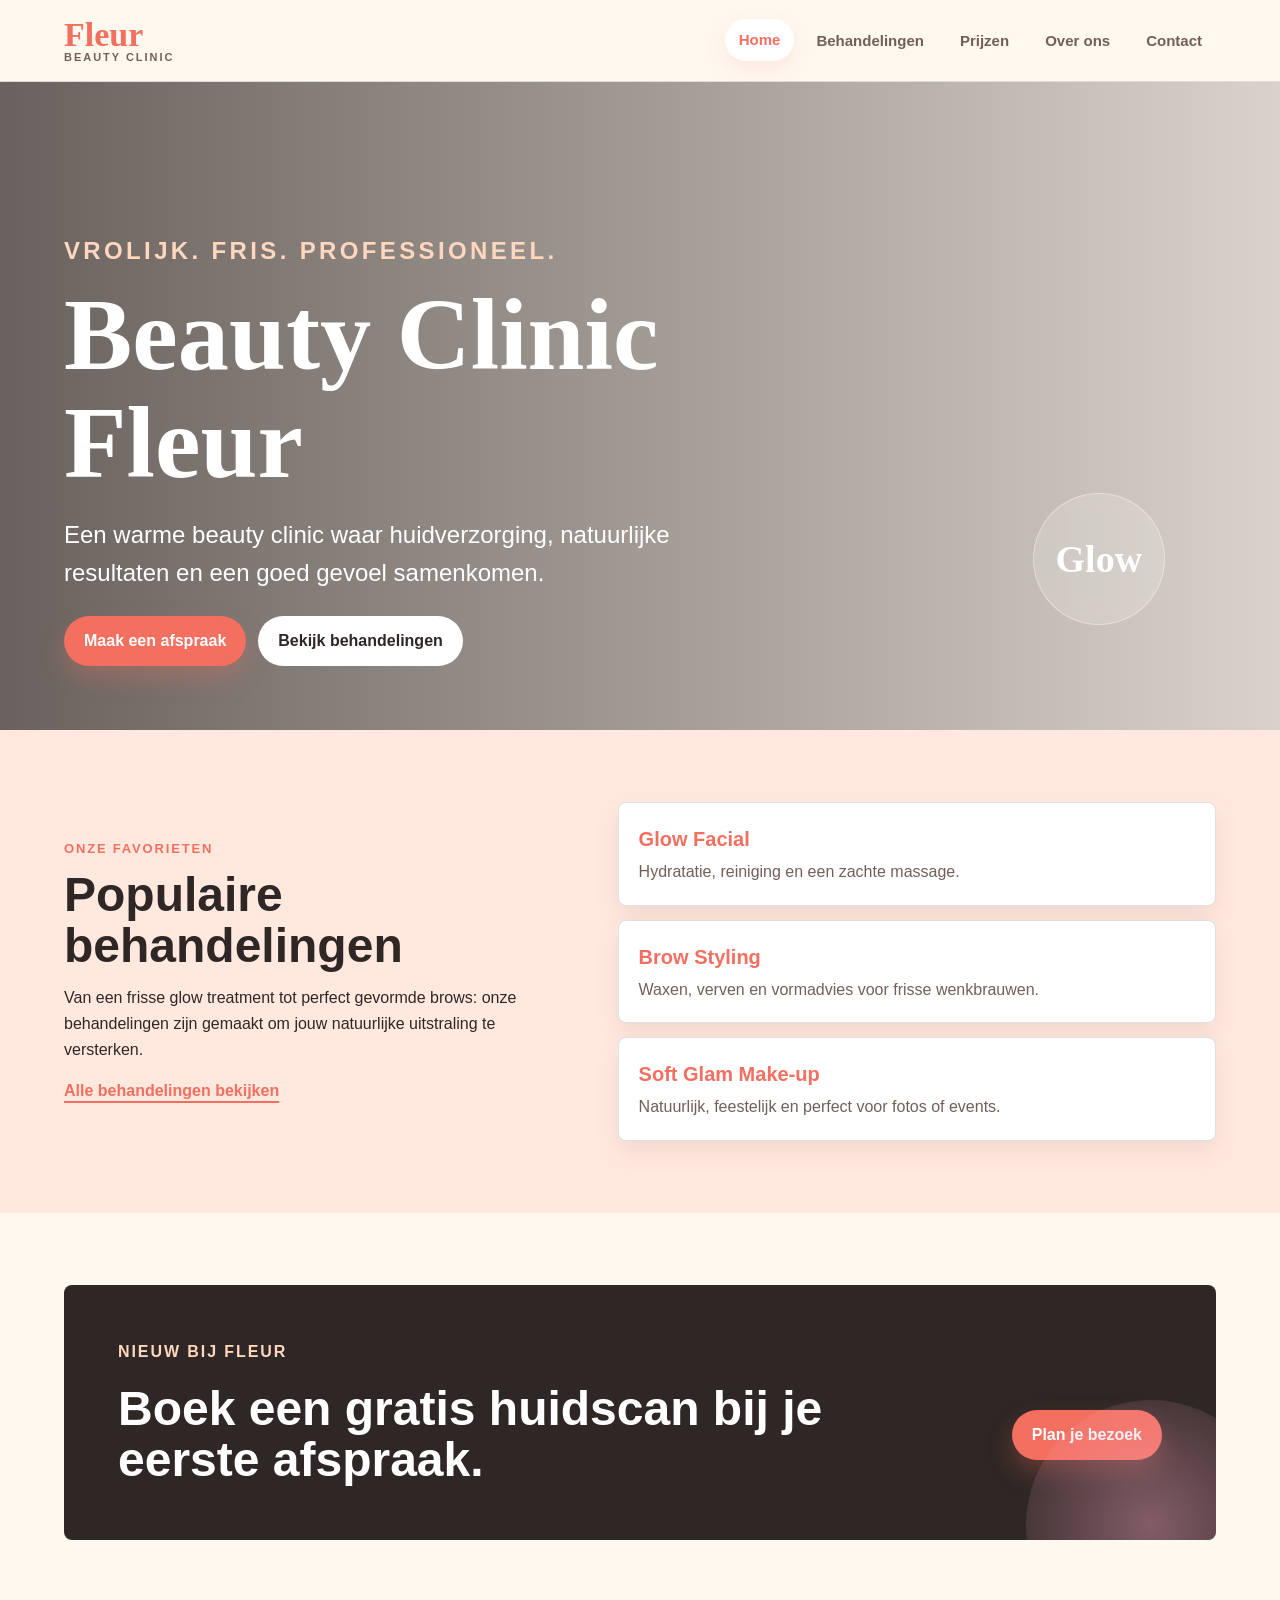
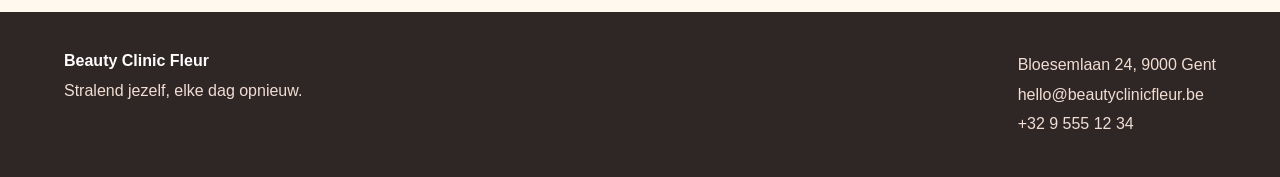
<file: index.html>
<!DOCTYPE html>
<html lang="nl">

<head>
    <meta charset="UTF-8">
    <meta name="viewport" content="width=device-width, initial-scale=1.0">
    <title>Beauty Clinic Fleur | Stralend jezelf</title>
    <meta name="description" content="Beauty Clinic Fleur is een vrolijke, professionele beauty clinic voor huidverzorging, brows, make-up en ontspanning.">
    <link rel="preconnect" href="https://images.unsplash.com">
    <link rel="stylesheet" href="style.css">
    <script src="script.js" defer></script>
</head>

<body>
    <header class="site-header">
        <a class="logo" href="index.html" aria-label="Beauty Clinic Fleur home">
            <span>Fleur</span>
            <small>Beauty Clinic</small>
        </a>
        <button class="menu-button" type="button" aria-expanded="false" aria-controls="site-nav">Menu</button>
        <nav id="site-nav" class="site-nav" aria-label="Hoofdnavigatie">
            <a class="active" href="index.html">Home</a>
            <a href="behandelingen.html">Behandelingen</a>
            <a href="prijzen.html">Prijzen</a>
            <a href="over-ons.html">Over ons</a>
            <a href="contact.html">Contact</a>
        </nav>
    </header>

    <main>
        <section class="hero">
            <div class="floating-badge" aria-hidden="true">Glow</div>
            <div class="hero-content">
                <p class="eyebrow">Vrolijk. Fris. Professioneel.</p>
                <h1>Beauty Clinic Fleur</h1>
                <p>Een warme beauty clinic waar huidverzorging, natuurlijke resultaten en een goed gevoel samenkomen.</p>
                <div class="hero-actions">
                    <a class="button primary" href="contact.html">Maak een afspraak</a>
                    <a class="button secondary" href="behandelingen.html">Bekijk behandelingen</a>
                </div>
            </div>
        </section>

        <section class="split-section">
            <div>
                <p class="eyebrow">Onze favorieten</p>
                <h2>Populaire behandelingen</h2>
                <p>Van een frisse glow treatment tot perfect gevormde brows: onze behandelingen zijn gemaakt om jouw natuurlijke uitstraling te versterken.</p>
                <a class="text-link" href="behandelingen.html">Alle behandelingen bekijken</a>
            </div>
            <div class="service-list">
                <a href="behandelingen.html#facials">
                    <strong>Glow Facial</strong>
                    <span>Hydratatie, reiniging en een zachte massage.</span>
                </a>
                <a href="behandelingen.html#brows">
                    <strong>Brow Styling</strong>
                    <span>Waxen, verven en vormadvies voor frisse wenkbrauwen.</span>
                </a>
                <a href="behandelingen.html#makeup">
                    <strong>Soft Glam Make-up</strong>
                    <span>Natuurlijk, feestelijk en perfect voor fotos of events.</span>
                </a>
            </div>
        </section>

        <section class="banner">
            <p>Nieuw bij Fleur</p>
            <h2>Boek een gratis huidscan bij je eerste afspraak.</h2>
            <a class="button primary" href="contact.html">Plan je bezoek</a>
        </section>
    </main>

    <footer class="site-footer">
        <div>
            <strong>Beauty Clinic Fleur</strong>
            <p>Stralend jezelf, elke dag opnieuw.</p>
        </div>
        <div>
            <p>Bloesemlaan 24, 9000 Gent</p>
            <p>hello@beautyclinicfleur.be</p>
            <p>+32 9 555 12 34</p>
        </div>
    </footer>
</body>

</html>
</file>
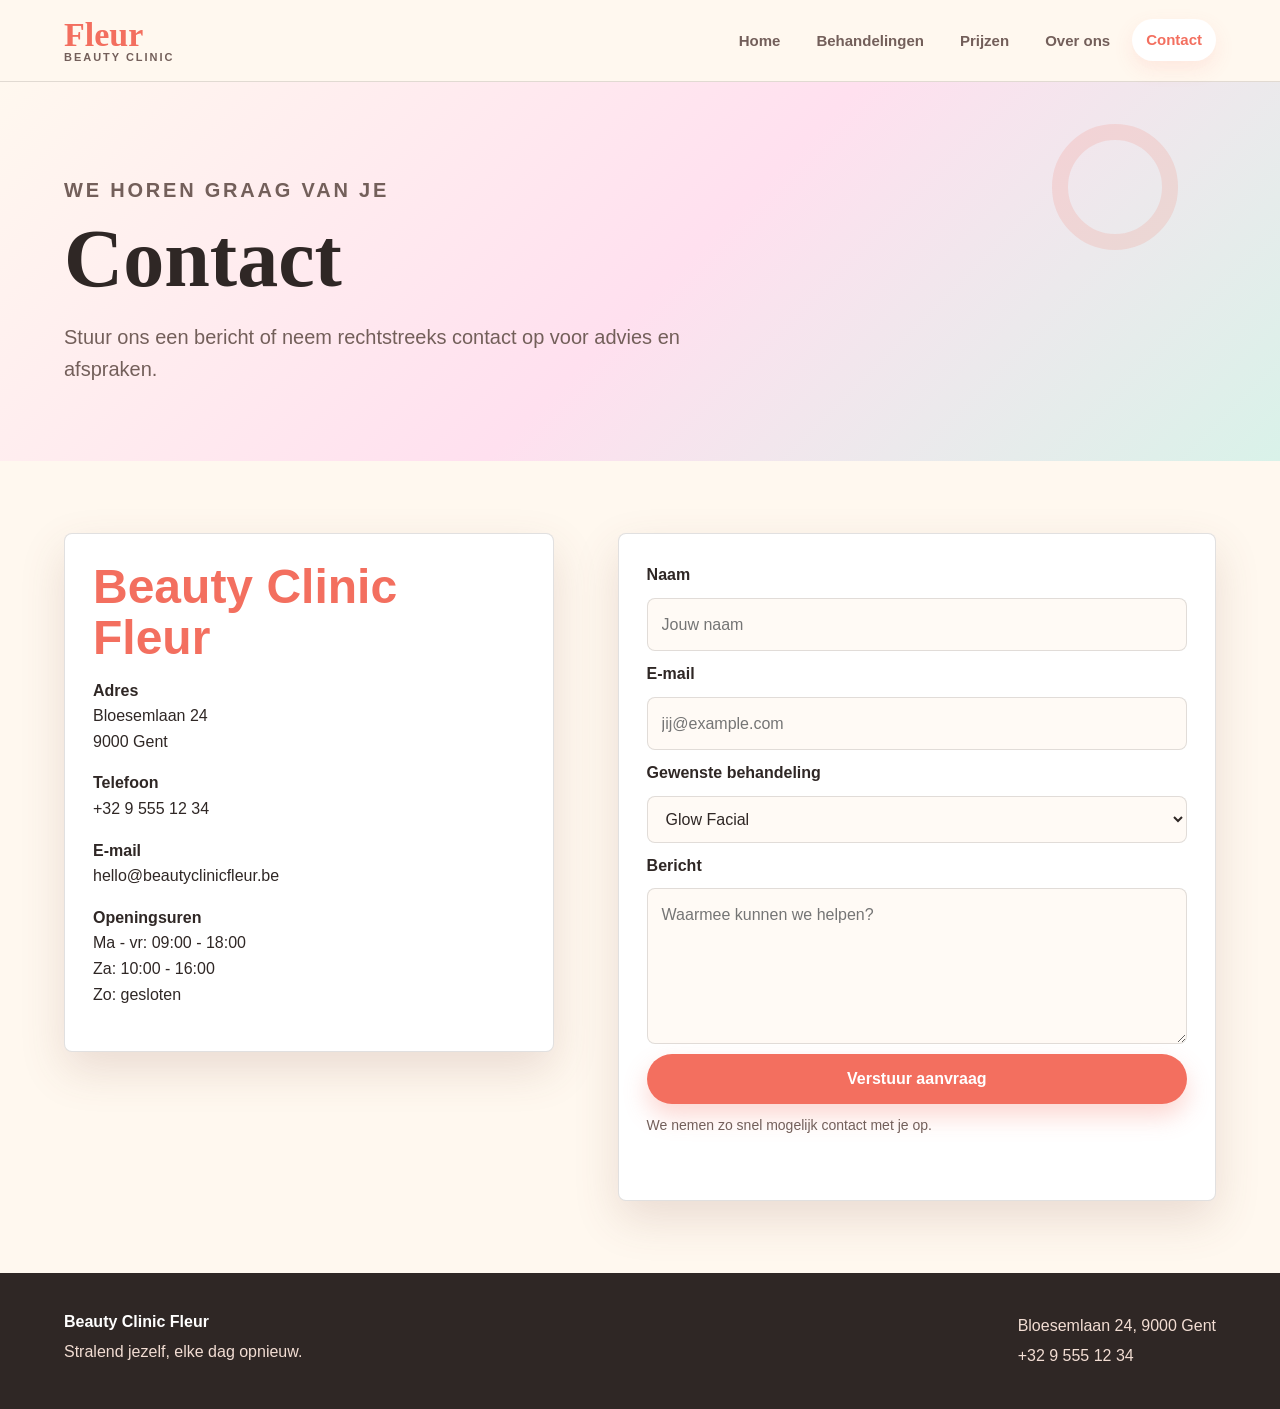
<file: contact.html>
<!DOCTYPE html>
<html lang="nl">

<head>
    <meta charset="UTF-8">
    <meta name="viewport" content="width=device-width, initial-scale=1.0">
    <title>Contact | Beauty Clinic Fleur</title>
    <link rel="stylesheet" href="style.css">
    <script src="script.js" defer></script>
</head>

<body>
    <header class="site-header">
        <a class="logo" href="index.html"><span>Fleur</span><small>Beauty Clinic</small></a>
        <button class="menu-button" type="button" aria-expanded="false" aria-controls="site-nav">Menu</button>
        <nav id="site-nav" class="site-nav" aria-label="Hoofdnavigatie">
            <a href="index.html">Home</a>
            <a href="behandelingen.html">Behandelingen</a>
            <a href="prijzen.html">Prijzen</a>
            <a href="over-ons.html">Over ons</a>
            <a class="active" href="contact.html">Contact</a>
        </nav>
    </header>

    <main>
        <section class="page-hero compact">
            <p class="eyebrow">We horen graag van je</p>
            <h1>Contact</h1>
            <p>Stuur ons een bericht of neem rechtstreeks contact op voor advies en afspraken.</p>
        </section>

        <section class="contact-layout">
            <div class="contact-info">
                <h2>Beauty Clinic Fleur</h2>
                <p><strong>Adres</strong><br>Bloesemlaan 24<br>9000 Gent</p>
                <p><strong>Telefoon</strong><br>+32 9 555 12 34</p>
                <p><strong>E-mail</strong><br>hello@beautyclinicfleur.be</p>
                <p><strong>Openingsuren</strong><br>Ma - vr: 09:00 - 18:00<br>Za: 10:00 - 16:00<br>Zo: gesloten</p>
            </div>

            <form class="contact-form" action="#" method="post">
                <label for="name">Naam</label>
                <input id="name" name="name" type="text" placeholder="Jouw naam">

                <label for="email">E-mail</label>
                <input id="email" name="email" type="email" placeholder="jij@example.com">

                <label for="treatment">Gewenste behandeling</label>
                <select id="treatment" name="treatment">
                    <option>Glow Facial</option>
                    <option>Brow Styling</option>
                    <option>Fresh Manicure</option>
                    <option>Soft Glam Make-up</option>
                    <option>Ik weet het nog niet</option>
                </select>

                <label for="message">Bericht</label>
                <textarea id="message" name="message" rows="5" placeholder="Waarmee kunnen we helpen?"></textarea>

                <button class="button primary" type="submit">Verstuur aanvraag</button>
                <p class="form-note">We nemen zo snel mogelijk contact met je op.</p>
                <p class="form-success" aria-live="polite"></p>
            </form>
        </section>
    </main>

    <footer class="site-footer">
        <div><strong>Beauty Clinic Fleur</strong><p>Stralend jezelf, elke dag opnieuw.</p></div>
        <div><p>Bloesemlaan 24, 9000 Gent</p><p>+32 9 555 12 34</p></div>
    </footer>
</body>

</html>
</file>
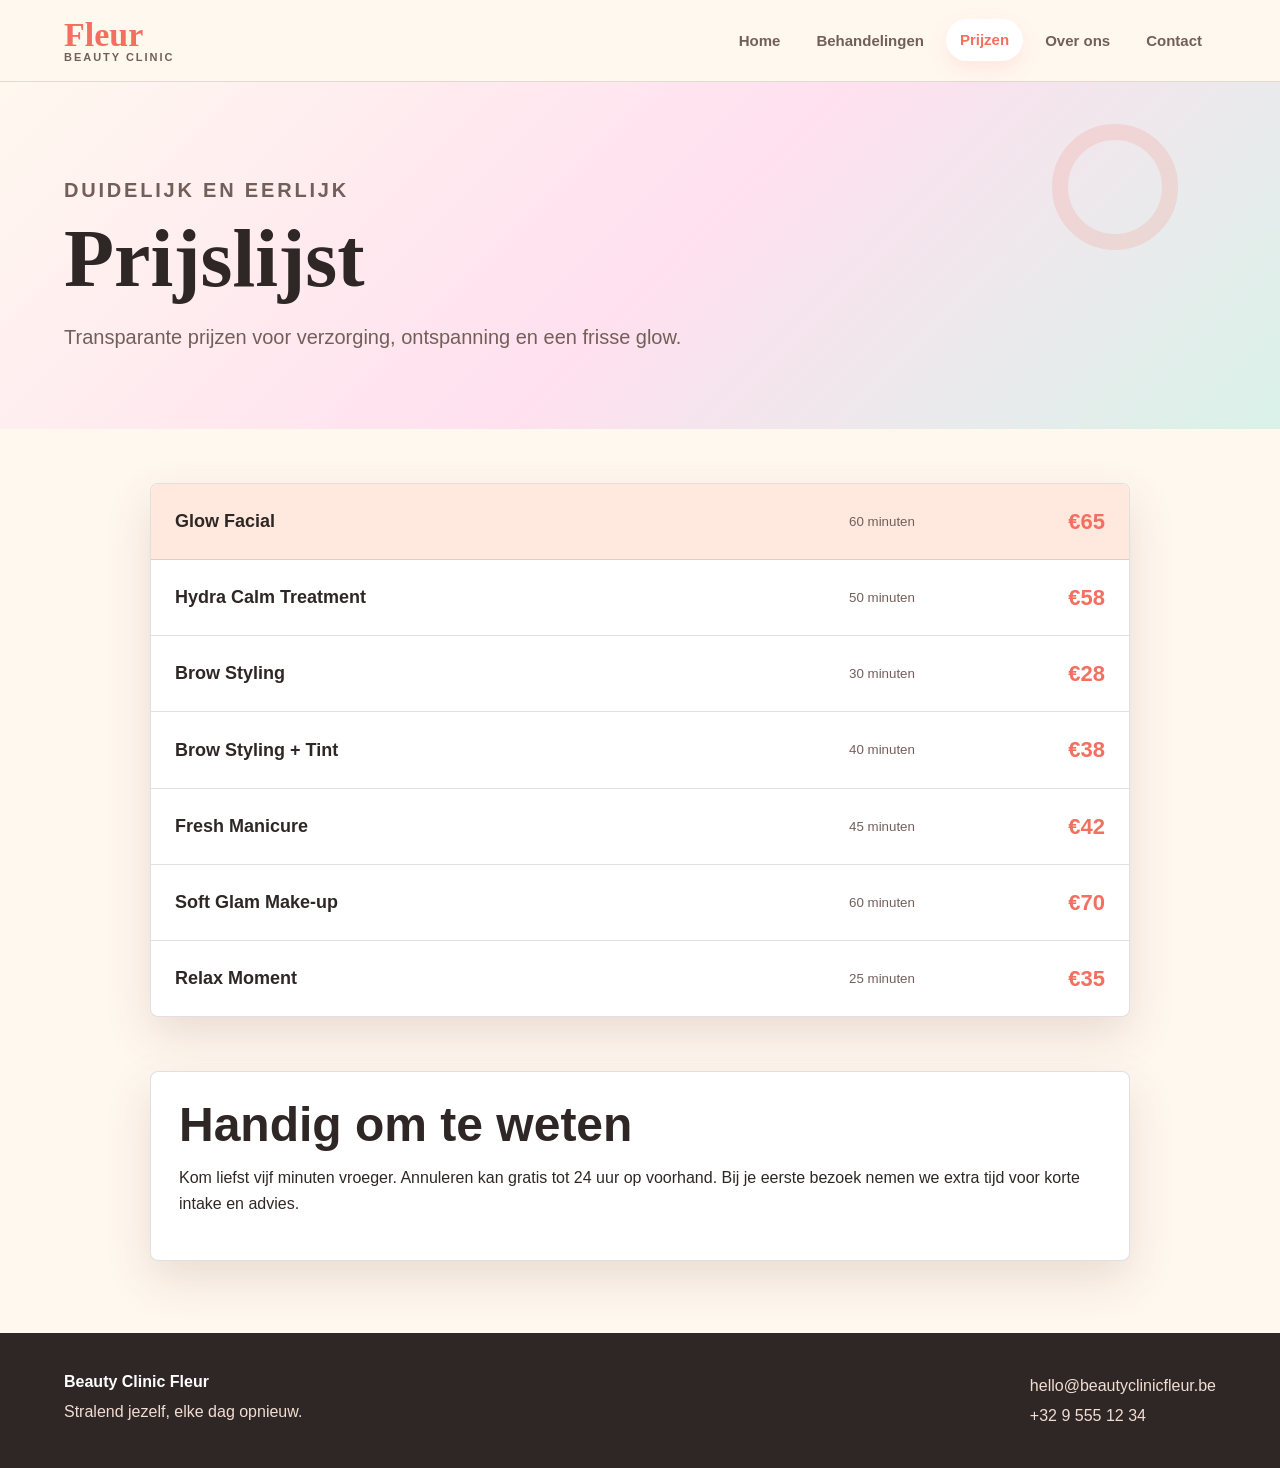
<file: prijzen.html>
<!DOCTYPE html>
<html lang="nl">

<head>
    <meta charset="UTF-8">
    <meta name="viewport" content="width=device-width, initial-scale=1.0">
    <title>Prijzen | Beauty Clinic Fleur</title>
    <link rel="stylesheet" href="style.css">
    <script src="script.js" defer></script>
</head>

<body>
    <header class="site-header">
        <a class="logo" href="index.html"><span>Fleur</span><small>Beauty Clinic</small></a>
        <button class="menu-button" type="button" aria-expanded="false" aria-controls="site-nav">Menu</button>
        <nav id="site-nav" class="site-nav" aria-label="Hoofdnavigatie">
            <a href="index.html">Home</a>
            <a href="behandelingen.html">Behandelingen</a>
            <a class="active" href="prijzen.html">Prijzen</a>
            <a href="over-ons.html">Over ons</a>
            <a href="contact.html">Contact</a>
        </nav>
    </header>

    <main>
        <section class="page-hero compact">
            <p class="eyebrow">Duidelijk en eerlijk</p>
            <h1>Prijslijst</h1>
            <p>Transparante prijzen voor verzorging, ontspanning en een frisse glow.</p>
        </section>

        <section class="pricing-table" aria-label="Prijslijst behandelingen">
            <div class="price-row featured">
                <span>Glow Facial</span>
                <small>60 minuten</small>
                <strong>€65</strong>
            </div>
            <div class="price-row">
                <span>Hydra Calm Treatment</span>
                <small>50 minuten</small>
                <strong>€58</strong>
            </div>
            <div class="price-row">
                <span>Brow Styling</span>
                <small>30 minuten</small>
                <strong>€28</strong>
            </div>
            <div class="price-row">
                <span>Brow Styling + Tint</span>
                <small>40 minuten</small>
                <strong>€38</strong>
            </div>
            <div class="price-row">
                <span>Fresh Manicure</span>
                <small>45 minuten</small>
                <strong>€42</strong>
            </div>
            <div class="price-row">
                <span>Soft Glam Make-up</span>
                <small>60 minuten</small>
                <strong>€70</strong>
            </div>
            <div class="price-row">
                <span>Relax Moment</span>
                <small>25 minuten</small>
                <strong>€35</strong>
            </div>
        </section>

        <section class="note-section">
            <h2>Handig om te weten</h2>
            <p>Kom liefst vijf minuten vroeger. Annuleren kan gratis tot 24 uur op voorhand. Bij je eerste bezoek nemen we extra tijd voor korte intake en advies.</p>
        </section>
    </main>

    <footer class="site-footer">
        <div><strong>Beauty Clinic Fleur</strong><p>Stralend jezelf, elke dag opnieuw.</p></div>
        <div><p>hello@beautyclinicfleur.be</p><p>+32 9 555 12 34</p></div>
    </footer>
</body>

</html>
</file>
<file: style.css>
:root {
    --cream: #fff8ef;
    --peach: #ffd6be;
    --coral: #f36f5f;
    --pink: #f7a7c4;
    --mint: #9fd8c8;
    --ink: #2f2725;
    --muted: #735f5a;
    --white: #ffffff;
    --line: rgba(47, 39, 37, 0.14);
    --shadow: 0 18px 45px rgba(127, 72, 61, 0.16);
}

* {
    box-sizing: border-box;
}

html {
    scroll-behavior: smooth;
}

body {
    margin: 0;
    background: var(--cream);
    color: var(--ink);
    font-family: Arial, Helvetica, sans-serif;
    line-height: 1.6;
    overflow-x: hidden;
}

img {
    display: block;
    max-width: 100%;
}

a {
    color: inherit;
}

.site-header {
    position: sticky;
    top: 0;
    z-index: 10;
    display: flex;
    align-items: center;
    justify-content: space-between;
    gap: 24px;
    padding: 18px clamp(20px, 5vw, 72px);
    background: rgba(255, 248, 239, 0.92);
    border-bottom: 1px solid var(--line);
    backdrop-filter: blur(14px);
    transition: box-shadow 220ms ease, padding 220ms ease, background 220ms ease;
}

.site-header.scrolled {
    padding-top: 12px;
    padding-bottom: 12px;
    background: rgba(255, 248, 239, 0.98);
    box-shadow: 0 10px 30px rgba(127, 72, 61, 0.12);
}

.logo {
    text-decoration: none;
    display: grid;
    gap: 0;
    line-height: 1;
}

.logo span {
    color: var(--coral);
    font-family: Georgia, "Times New Roman", serif;
    font-size: 34px;
    font-weight: 700;
}

.logo small {
    color: var(--muted);
    font-size: 11px;
    font-weight: 700;
    letter-spacing: 0.18em;
    text-transform: uppercase;
}

.site-nav {
    display: flex;
    align-items: center;
    gap: 8px;
}

.site-nav a {
    border-radius: 999px;
    padding: 9px 14px;
    color: var(--muted);
    font-size: 15px;
    font-weight: 700;
    text-decoration: none;
    transition: color 180ms ease, background 180ms ease, transform 180ms ease, box-shadow 180ms ease;
}

.site-nav a:hover,
.site-nav a.active {
    background: var(--white);
    color: var(--coral);
    box-shadow: 0 8px 20px rgba(243, 111, 95, 0.12);
    transform: translateY(-1px);
}

.menu-button {
    display: none;
    border: 1px solid var(--line);
    border-radius: 999px;
    background: var(--white);
    color: var(--ink);
    font: inherit;
    font-weight: 700;
    padding: 9px 14px;
}

.hero {
    position: relative;
    overflow: hidden;
    min-height: 72vh;
    display: grid;
    align-items: end;
    padding: clamp(90px, 11vw, 150px) clamp(20px, 5vw, 72px) 64px;
    background:
        linear-gradient(90deg, rgba(47, 39, 37, 0.72), rgba(47, 39, 37, 0.18)),
        url("https://images.unsplash.com/photo-1522335789203-aabd1fc54bc9?auto=format&fit=crop&w=1800&q=85") center / cover;
    color: var(--white);
}

.hero-content {
    position: relative;
    z-index: 1;
    width: min(760px, 100%);
    animation: heroRise 820ms ease both;
}

.floating-badge {
    position: absolute;
    right: clamp(24px, 9vw, 130px);
    bottom: clamp(34px, 9vw, 105px);
    z-index: 1;
    display: grid;
    place-items: center;
    width: clamp(86px, 12vw, 132px);
    aspect-ratio: 1;
    border: 1px solid rgba(255, 255, 255, 0.38);
    border-radius: 50%;
    background: rgba(255, 255, 255, 0.18);
    color: var(--white);
    font-family: Georgia, "Times New Roman", serif;
    font-size: clamp(24px, 4vw, 38px);
    font-weight: 700;
    backdrop-filter: blur(10px);
    animation: floatBadge 4s ease-in-out infinite;
}

.eyebrow,
.tag {
    margin: 0 0 10px;
    color: var(--coral);
    font-size: 13px;
    font-weight: 800;
    letter-spacing: 0.14em;
    text-transform: uppercase;
}

.hero .eyebrow {
    color: #ffd6be;
}

h1,
h2,
h3,
p {
    margin-top: 0;
}

h1,
h2 {
    line-height: 1.06;
}

h1 {
    margin-bottom: 18px;
    font-family: Georgia, "Times New Roman", serif;
    font-size: clamp(48px, 8vw, 108px);
}

h2 {
    margin-bottom: 14px;
    font-size: clamp(28px, 4vw, 48px);
}

.hero p {
    max-width: 620px;
    font-size: clamp(18px, 2.2vw, 24px);
}

.hero-actions,
.banner {
    display: flex;
    flex-wrap: wrap;
    gap: 12px;
    align-items: center;
}

.button {
    display: inline-flex;
    align-items: center;
    justify-content: center;
    min-height: 46px;
    border: 0;
    border-radius: 999px;
    padding: 12px 20px;
    font: inherit;
    font-weight: 800;
    text-decoration: none;
    cursor: pointer;
    transition: transform 180ms ease, box-shadow 180ms ease, background 180ms ease;
}

.button:hover {
    transform: translateY(-2px);
}

.button.primary {
    background: var(--coral);
    color: var(--white);
    box-shadow: 0 12px 24px rgba(243, 111, 95, 0.28);
}

.button.secondary {
    background: var(--white);
    color: var(--ink);
}

.intro-grid,
.cards-grid,
.values {
    display: grid;
    grid-template-columns: repeat(3, minmax(0, 1fr));
    gap: 20px;
    padding: 72px clamp(20px, 5vw, 72px);
}

.intro-grid article,
.values article,
.note-section,
.contact-info,
.contact-form {
    border: 1px solid var(--line);
    border-radius: 8px;
    background: var(--white);
    padding: 28px;
    box-shadow: var(--shadow);
    transition: transform 220ms ease, box-shadow 220ms ease;
}

.intro-grid article:hover,
.values article:hover,
.service-card:hover,
.contact-info:hover {
    transform: translateY(-6px);
    box-shadow: 0 26px 55px rgba(127, 72, 61, 0.2);
}

.icon {
    display: inline-grid;
    place-items: center;
    width: 42px;
    height: 42px;
    margin-bottom: 18px;
    border-radius: 50%;
    background: var(--mint);
    color: var(--ink);
    font-weight: 800;
}

.split-section,
.story-section,
.contact-layout {
    display: grid;
    grid-template-columns: 0.9fr 1.1fr;
    gap: clamp(28px, 5vw, 64px);
    align-items: center;
    padding: 72px clamp(20px, 5vw, 72px);
}

.split-section {
    background: #ffe9df;
}

.text-link {
    color: var(--coral);
    font-weight: 800;
    text-decoration-thickness: 2px;
    text-underline-offset: 5px;
}

.service-list {
    display: grid;
    gap: 14px;
}

.service-list a {
    display: grid;
    gap: 4px;
    border: 1px solid var(--line);
    border-radius: 8px;
    background: var(--white);
    padding: 20px;
    text-decoration: none;
    box-shadow: 0 10px 25px rgba(127, 72, 61, 0.1);
    transition: transform 200ms ease, box-shadow 200ms ease, border-color 200ms ease;
}

.service-list a:hover {
    border-color: rgba(243, 111, 95, 0.4);
    transform: translateX(8px);
    box-shadow: 0 18px 35px rgba(127, 72, 61, 0.16);
}

.service-list strong {
    color: var(--coral);
    font-size: 20px;
}

.service-list span,
.muted {
    color: var(--muted);
}

.banner {
    position: relative;
    overflow: hidden;
    justify-content: space-between;
    margin: 72px clamp(20px, 5vw, 72px);
    border-radius: 8px;
    background: var(--ink);
    color: var(--white);
    padding: clamp(28px, 5vw, 54px);
}

.banner::after {
    content: "";
    position: absolute;
    inset: auto -60px -110px auto;
    width: 250px;
    height: 250px;
    border-radius: 50%;
    background: radial-gradient(circle, rgba(247, 167, 196, 0.42), rgba(247, 167, 196, 0));
    animation: softPulse 5s ease-in-out infinite;
}

.banner p {
    width: 100%;
    margin-bottom: 8px;
    color: var(--peach);
    font-weight: 800;
    letter-spacing: 0.12em;
    text-transform: uppercase;
}

.banner h2 {
    max-width: 780px;
    margin-bottom: 0;
}

.page-hero {
    position: relative;
    overflow: hidden;
    padding: 92px clamp(20px, 5vw, 72px) 56px;
    background: linear-gradient(135deg, #fff8ef 0%, #ffe0ef 52%, #d9f2e9 100%);
}

.page-hero::after {
    content: "";
    position: absolute;
    right: clamp(18px, 8vw, 120px);
    top: 42px;
    width: 94px;
    height: 94px;
    border: 16px solid rgba(243, 111, 95, 0.16);
    border-radius: 50%;
    animation: spinFlower 12s linear infinite;
}

.page-hero.compact h1 {
    font-size: clamp(44px, 7vw, 82px);
}

.page-hero p {
    max-width: 650px;
    color: var(--muted);
    font-size: 20px;
}

.cards-grid {
    grid-template-columns: repeat(2, minmax(0, 1fr));
}

.service-card {
    overflow: hidden;
    border: 1px solid var(--line);
    border-radius: 8px;
    background: var(--white);
    box-shadow: var(--shadow);
    transition: transform 220ms ease, box-shadow 220ms ease;
}

.service-card img {
    width: 100%;
    aspect-ratio: 16 / 10;
    object-fit: cover;
    transition: transform 420ms ease;
}

.service-card:hover img {
    transform: scale(1.04);
}

.service-card div {
    padding: 24px;
}

.service-card h2 {
    font-size: 28px;
}

.pricing-table {
    width: min(980px, calc(100% - 40px));
    margin: 54px auto;
    border: 1px solid var(--line);
    border-radius: 8px;
    overflow: hidden;
    background: var(--white);
    box-shadow: var(--shadow);
}

.price-row {
    display: grid;
    grid-template-columns: 1fr 150px 90px;
    gap: 16px;
    align-items: center;
    padding: 20px 24px;
    border-bottom: 1px solid var(--line);
    transition: background 180ms ease, transform 180ms ease;
}

.price-row:hover,
.price-row.selected {
    background: #fff1e8;
    transform: scale(1.01);
}

.price-row:last-child {
    border-bottom: 0;
}

.price-row.featured {
    background: #ffe9df;
}

.price-row span {
    font-size: 18px;
    font-weight: 800;
}

.price-row small {
    color: var(--muted);
}

.price-row strong {
    color: var(--coral);
    font-size: 22px;
    text-align: right;
}

.note-section {
    width: min(980px, calc(100% - 40px));
    margin: 0 auto 72px;
}

.story-section img {
    width: 100%;
    border-radius: 8px;
    aspect-ratio: 4 / 3;
    object-fit: cover;
    box-shadow: var(--shadow);
}

.values {
    padding-top: 0;
}

.contact-layout {
    align-items: start;
}

.contact-info h2 {
    color: var(--coral);
}

.contact-form {
    display: grid;
    gap: 10px;
}

label {
    font-weight: 800;
}

input,
select,
textarea {
    width: 100%;
    border: 1px solid var(--line);
    border-radius: 8px;
    background: #fffaf5;
    color: var(--ink);
    font: inherit;
    padding: 13px 14px;
    transition: border-color 180ms ease, box-shadow 180ms ease, background 180ms ease;
}

input:focus,
select:focus,
textarea:focus {
    outline: none;
    border-color: var(--coral);
    background: var(--white);
    box-shadow: 0 0 0 4px rgba(243, 111, 95, 0.14);
}

textarea {
    resize: vertical;
}

.form-note {
    margin: 0;
    color: var(--muted);
    font-size: 14px;
}

.form-success {
    min-height: 26px;
    margin: 0;
    color: #2f7d66;
    font-weight: 800;
}

.reveal {
    opacity: 0;
    transform: translateY(26px);
    transition: opacity 650ms ease, transform 650ms ease;
}

.reveal.visible {
    opacity: 1;
    transform: translateY(0);
}

.sparkle {
    position: fixed;
    z-index: 30;
    width: 12px;
    height: 12px;
    border-radius: 50%;
    pointer-events: none;
    background: var(--pink);
    box-shadow: 0 0 18px rgba(247, 167, 196, 0.8);
    animation: sparklePop 650ms ease forwards;
}

.site-footer {
    display: flex;
    justify-content: space-between;
    gap: 24px;
    padding: 36px clamp(20px, 5vw, 72px);
    background: var(--ink);
    color: var(--white);
}

.site-footer p {
    margin: 4px 0;
    color: #f2ddd3;
}

@media (max-width: 820px) {
    .site-header {
        align-items: start;
        flex-wrap: wrap;
    }

    .menu-button {
        display: inline-flex;
    }

    .site-nav {
        display: none;
        width: 100%;
        flex-direction: column;
        align-items: stretch;
    }

    .site-nav.open {
        display: flex;
    }

    .site-nav a {
        border-radius: 8px;
        background: var(--white);
    }

    .intro-grid,
    .cards-grid,
    .values,
    .split-section,
    .story-section,
    .contact-layout {
        grid-template-columns: 1fr;
    }

    .hero {
        min-height: 66vh;
    }

    .price-row {
        grid-template-columns: 1fr;
        gap: 4px;
    }

    .price-row strong {
        text-align: left;
    }

    .site-footer {
        flex-direction: column;
    }
}

@keyframes heroRise {
    from {
        opacity: 0;
        transform: translateY(28px);
    }

    to {
        opacity: 1;
        transform: translateY(0);
    }
}

@keyframes floatBadge {
    0%,
    100% {
        transform: translateY(0) rotate(-5deg);
    }

    50% {
        transform: translateY(-16px) rotate(4deg);
    }
}

@keyframes softPulse {
    0%,
    100% {
        opacity: 0.55;
        transform: scale(1);
    }

    50% {
        opacity: 0.9;
        transform: scale(1.14);
    }
}

@keyframes spinFlower {
    to {
        transform: rotate(360deg);
    }
}

@keyframes sparklePop {
    from {
        opacity: 1;
        transform: translate(-50%, -50%) scale(0.4);
    }

    to {
        opacity: 0;
        transform: translate(-50%, -90%) scale(1.8);
    }
}

@media (prefers-reduced-motion: reduce) {
    *,
    *::before,
    *::after {
        scroll-behavior: auto !important;
        animation-duration: 0.001ms !important;
        animation-iteration-count: 1 !important;
        transition-duration: 0.001ms !important;
    }

    .reveal {
        opacity: 1;
        transform: none;
    }
}
</file>
